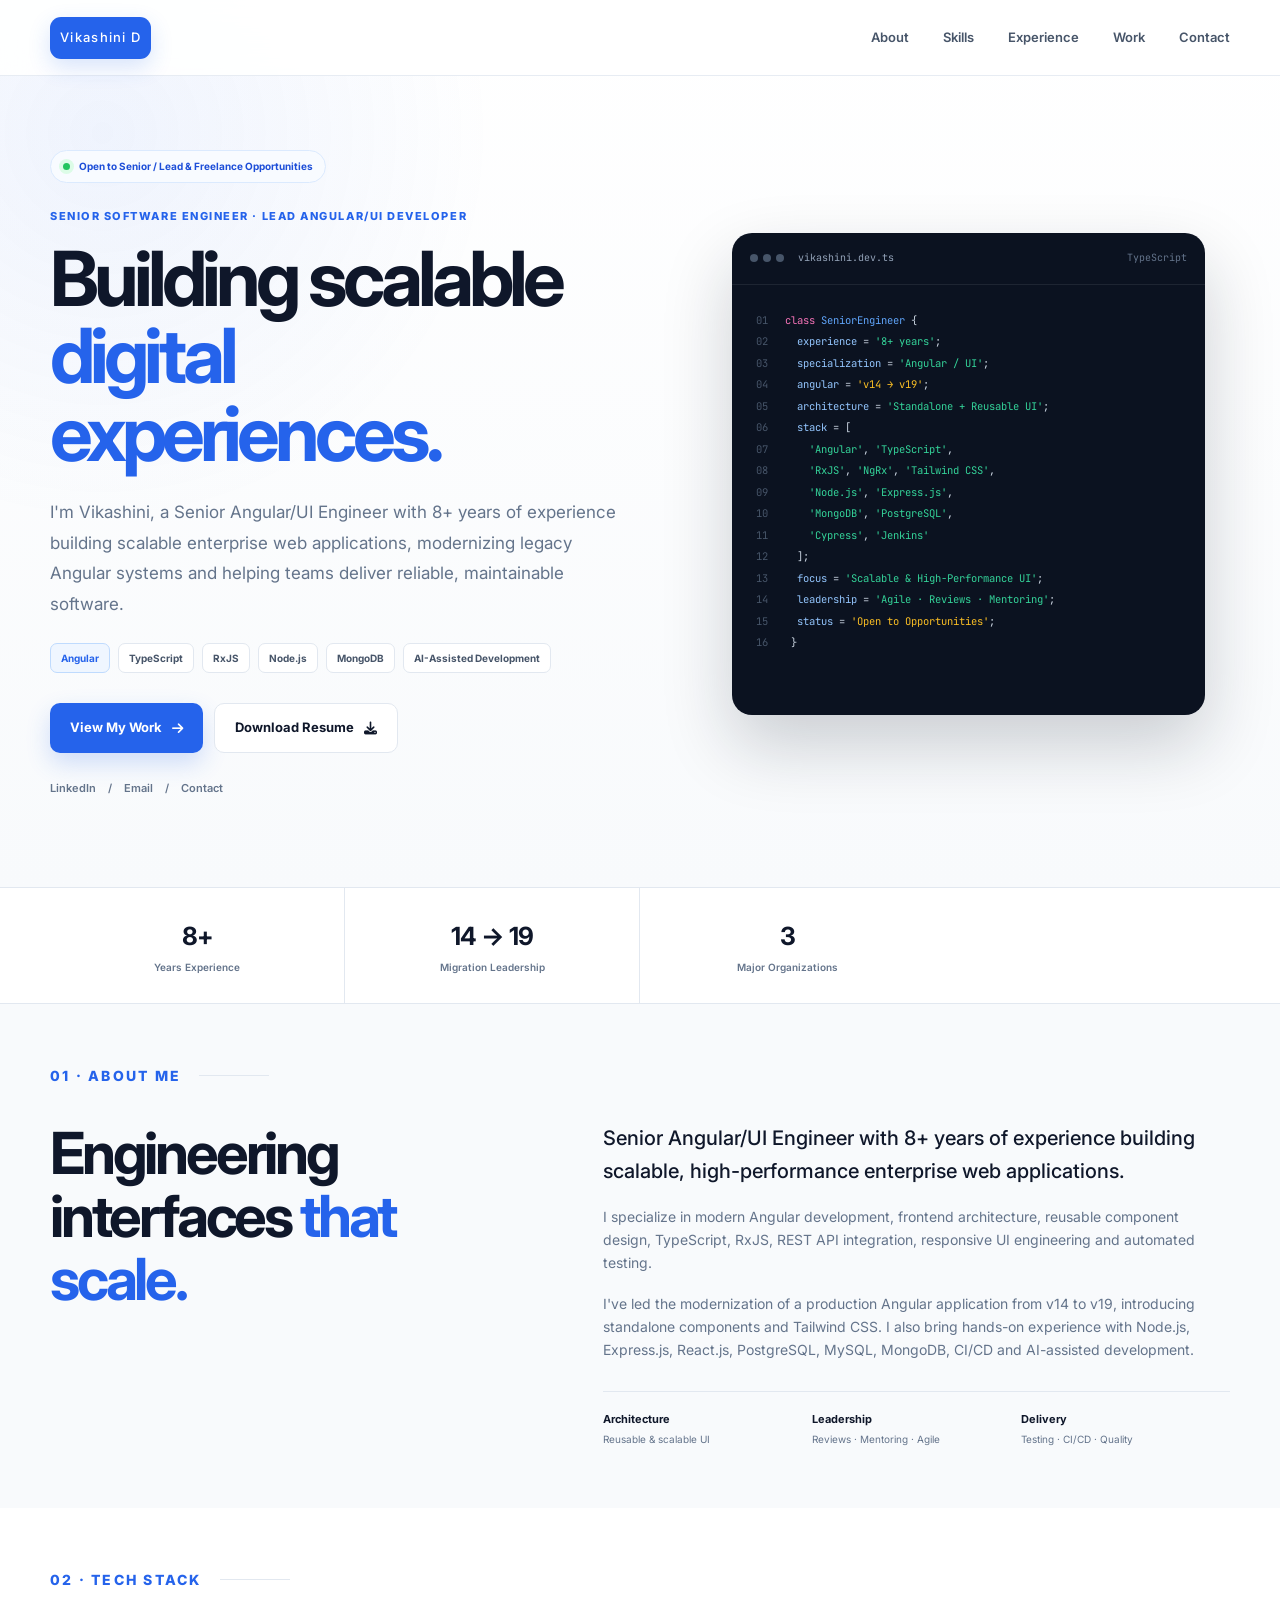
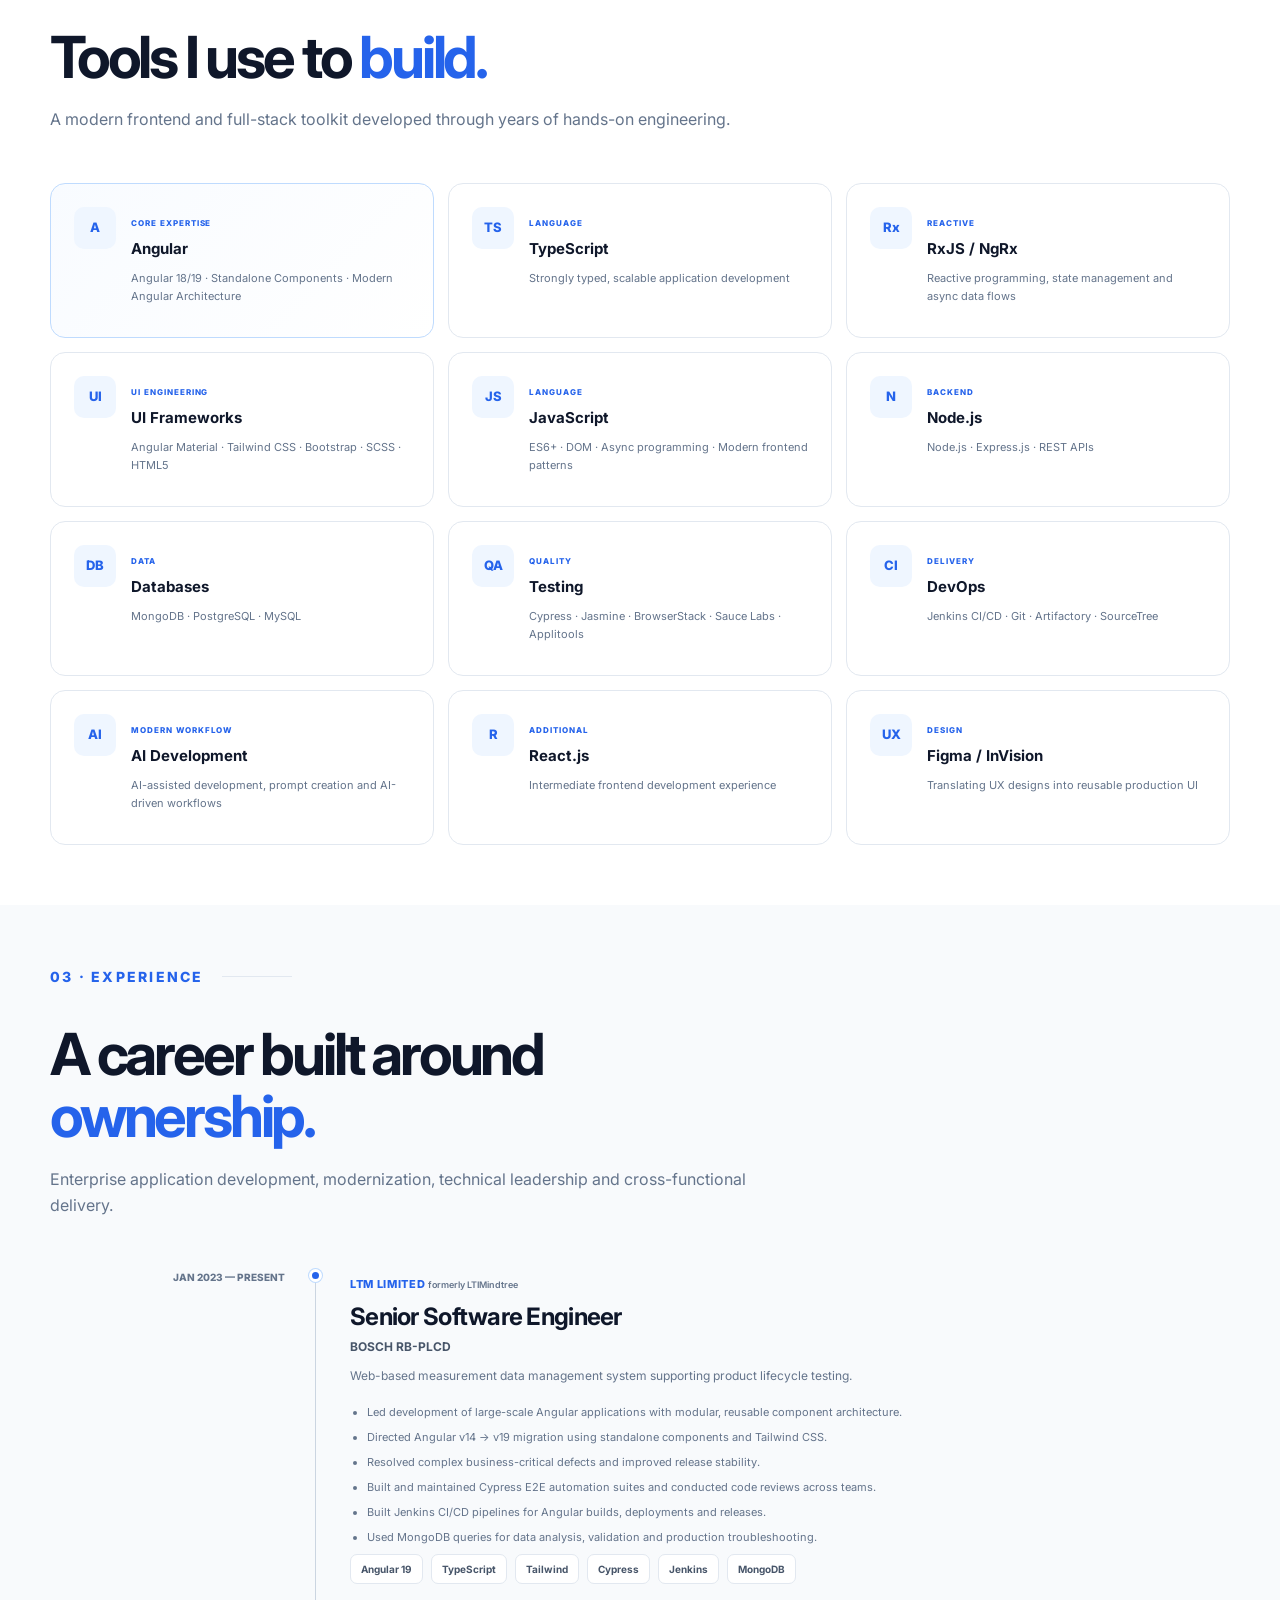
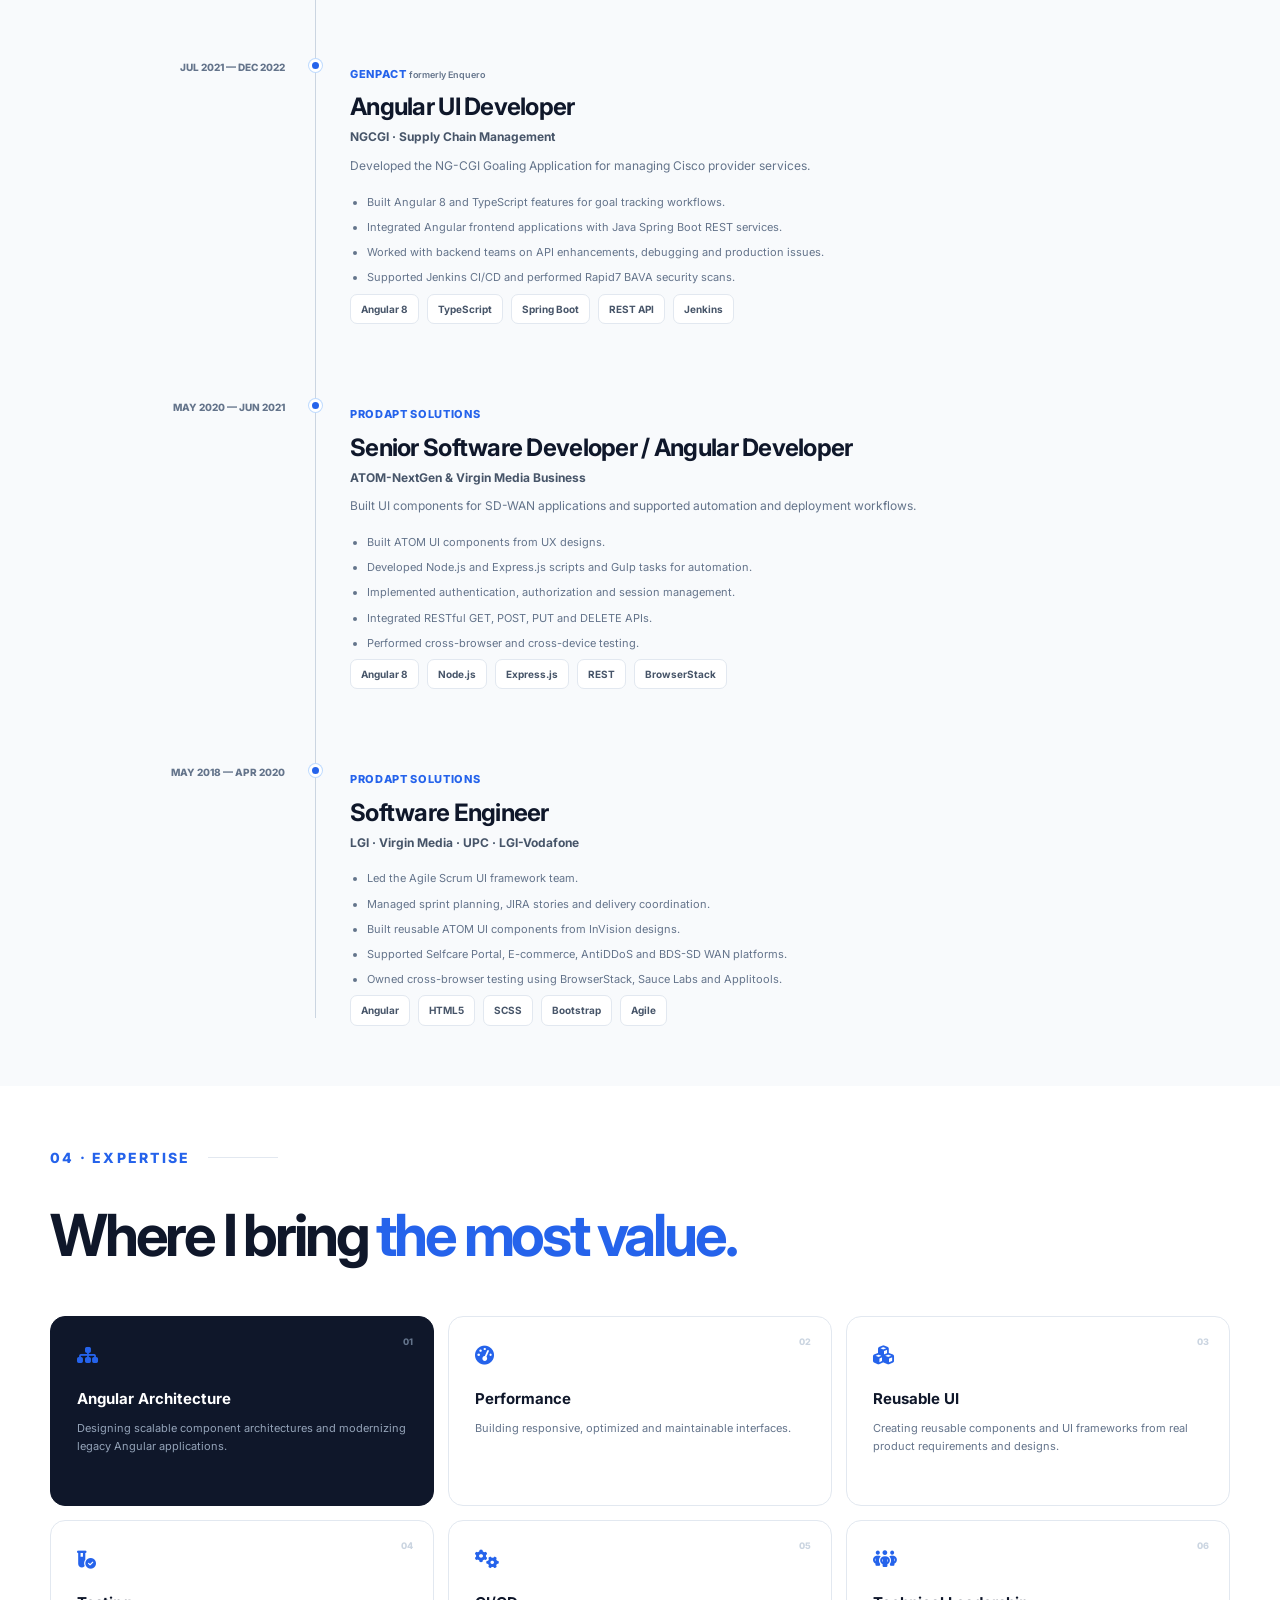
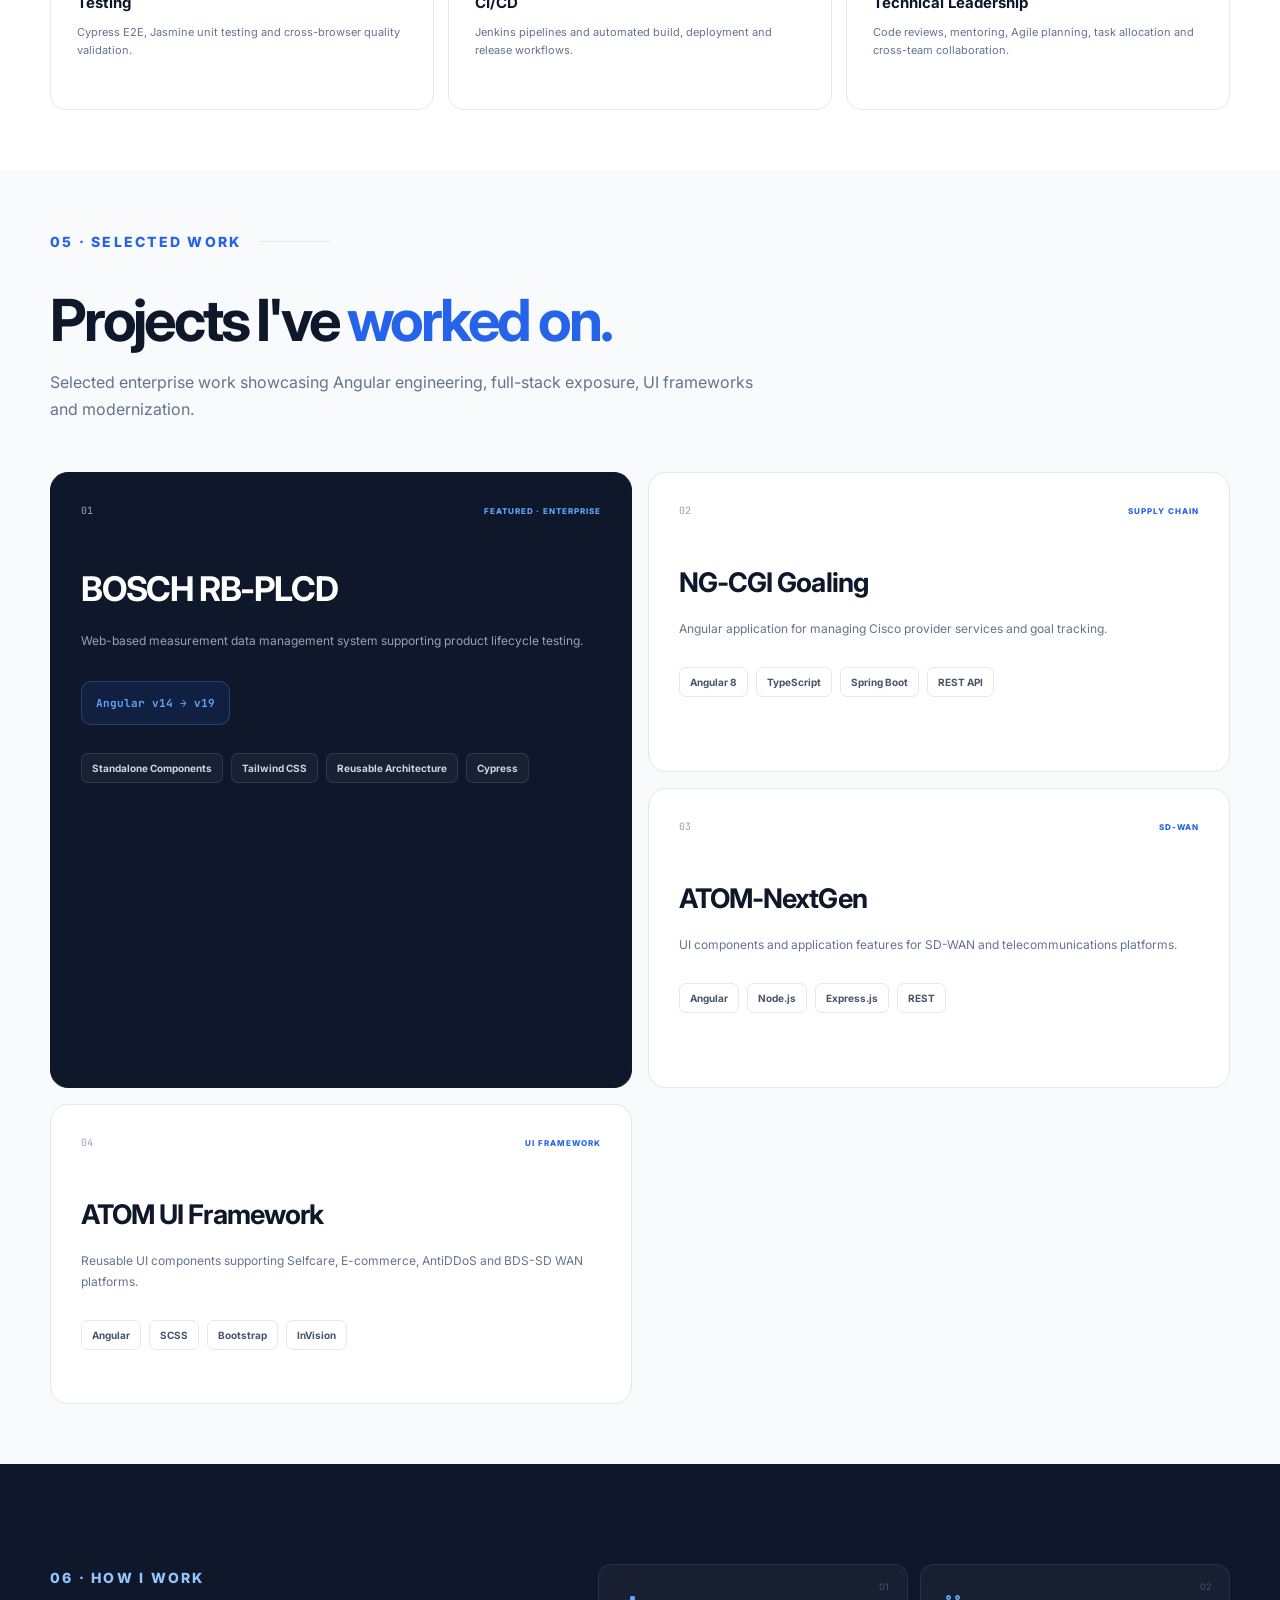
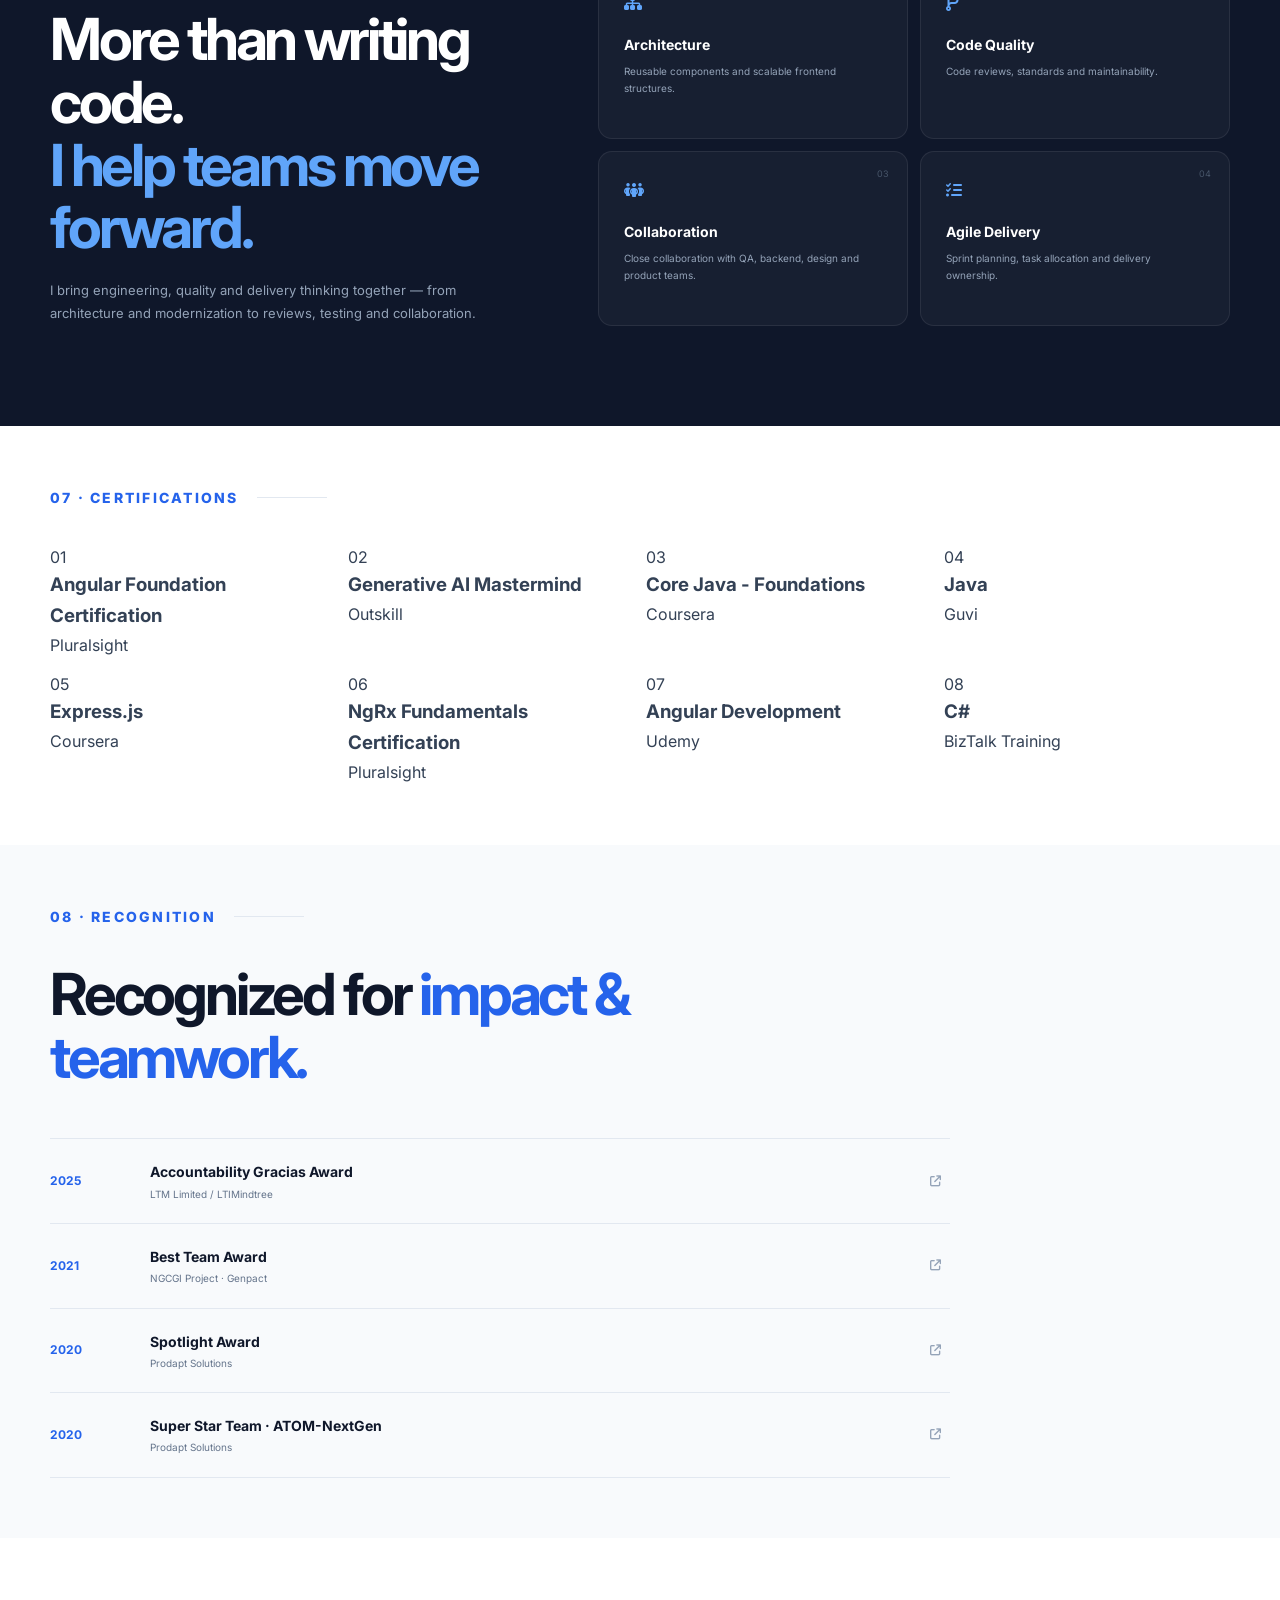
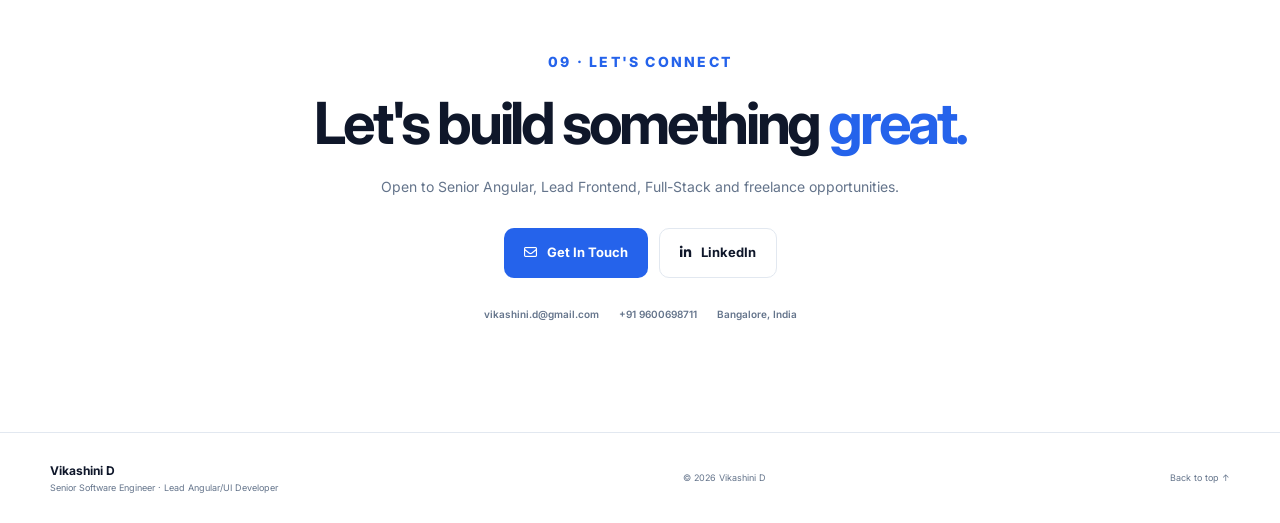
<file: index.html>
<!DOCTYPE html>
<html lang="en">
<head>
  <meta charset="UTF-8" />
  <meta name="viewport" content="width=device-width, initial-scale=1.0" />

  <title>Vikashini D | Senior Angular & MEAN-Stack Developer</title>
  <meta
    name="description"
    content="Vikashini D — Senior Software Engineer and Lead Angular/UI Developer with 8+ years of experience building scalable, high-performance web applications."
  />

  <link rel="preconnect" href="https://fonts.googleapis.com">
  <link rel="preconnect" href="https://fonts.gstatic.com" crossorigin>
  <link
    href="https://fonts.googleapis.com/css2?family=Inter:wght@400;500;600;700;800&family=JetBrains+Mono:wght@400;500&display=swap"
    rel="stylesheet"
  />
  <link
    rel="stylesheet"
    href="https://cdnjs.cloudflare.com/ajax/libs/font-awesome/6.5.2/css/all.min.css"
  />
  <link rel="stylesheet" href="styles.css" />
  <script src="script.js" defer></script>
</head>

<body>

<header class="navbar">
  <div class="container nav-container">
    <a href="#home" class="logo">
      <span>Vikashini D</span>
    </a>

    <nav class="nav-links">
      <a href="#about">About</a>
      <a href="#skills">Skills</a>
      <a href="#experience">Experience</a>
      <a href="#work">Work</a>
      <a href="#contact">Contact</a>
    </nav>

    <button class="menu-toggle" aria-label="Toggle navigation">
      <i class="fa-solid fa-bars"></i>
    </button>
  </div>
</header>

<main>

<!-- HERO -->
<section id="home" class="hero">
  <div class="container hero-container">

    <div class="hero-content">
      <div class="availability">
        <span class="status-dot"></span>
        Open to Senior / Lead & Freelance Opportunities
      </div>

      <p class="eyebrow">SENIOR SOFTWARE ENGINEER · LEAD ANGULAR/UI DEVELOPER</p>

      <h1>
        Building scalable
        <span>digital experiences.</span>
      </h1>

      <p class="hero-description">
        I'm Vikashini, a Senior Angular/UI Engineer with 8+ years of
        experience building scalable enterprise web applications,
        modernizing legacy Angular systems and helping teams deliver
        reliable, maintainable software.
      </p>

      <div class="hero-tags">
        <span>Angular</span>
        <span>TypeScript</span>
        <span>RxJS</span>
        <span>Node.js</span>
        <span>MongoDB</span>
        <span>AI-Assisted Development</span>
      </div>

      <div class="hero-actions">
        <a href="#experience" class="primary-button">
          View My Work <i class="fa-solid fa-arrow-right"></i>
        </a>

       <a href="assets/Vikashini_D_Resume_2026.pdf" class="secondary-button" download="Vikashini_D_Resume_2026.pdf"
            target="_blank" rel="noopener">
          Download Resume <i class="fa-solid fa-download"></i>
        </a>
      </div>

      <div class="social-links">
        <a href="https://www.linkedin.com/in/vikashini-d-30b975126" target="_blank" rel="noopener">LinkedIn</a>
        <span>/</span>
        <a href="mailto:vikashini.d@gmail.com">Email</a>
        <span>/</span>
        <a href="#contact">Contact</a>
      </div>
    </div>

    <div class="hero-visual">
      <!-- <div class="floating-badge badge-top">
        <i class="fa-solid fa-code"></i>
        Angular 6 → 19
      </div> -->

      <div class="code-window">
        <div class="window-header">
          <div class="window-dots">
            <span></span><span></span><span></span>
          </div>
          <span class="window-title">vikashini.dev.ts</span>
          <span class="window-language">TypeScript</span>
        </div>

        <div class="code-content">
          <div><span class="ln">01</span><span class="keyword">class</span> <span class="class-name">SeniorEngineer</span> {</div>
          <div><span class="ln">02</span>&nbsp;&nbsp;<span class="property">experience</span> = <span class="string">'8+ years'</span>;</div>
          <div><span class="ln">03</span>&nbsp;&nbsp;<span class="property">specialization</span> = <span class="string">'Angular / UI'</span>;</div>
          <div><span class="ln">04</span>&nbsp;&nbsp;<span class="property">angular</span> = <span class="highlight">'v14 → v19'</span>;</div>
          <div><span class="ln">05</span>&nbsp;&nbsp;<span class="property">architecture</span> = <span class="string">'Standalone + Reusable UI'</span>;</div>
          <div><span class="ln">06</span>&nbsp;&nbsp;<span class="property">stack</span> = [</div>
          <div><span class="ln">07</span>&nbsp;&nbsp;&nbsp;&nbsp;<span class="string">'Angular'</span>, <span class="string">'TypeScript'</span>,</div>
          <div><span class="ln">08</span>&nbsp;&nbsp;&nbsp;&nbsp;<span class="string">'RxJS'</span>, <span class="string">'NgRx'</span>, <span class="string">'Tailwind CSS'</span>,</div>
          <div><span class="ln">09</span>&nbsp;&nbsp;&nbsp;&nbsp;<span class="string">'Node.js'</span>, <span class="string">'Express.js'</span>,</div>
          <div><span class="ln">10</span>&nbsp;&nbsp;&nbsp;&nbsp;<span class="string">'MongoDB'</span>, <span class="string">'PostgreSQL'</span>,</div>
          <div><span class="ln">11</span>&nbsp;&nbsp;&nbsp;&nbsp;<span class="string">'Cypress'</span>, <span class="string">'Jenkins'</span></div>
          <div><span class="ln">12</span>&nbsp;&nbsp;];</div>
          <div><span class="ln">13</span>&nbsp;&nbsp;<span class="property">focus</span> = <span class="string">'Scalable & High-Performance UI'</span>;</div>
          <div><span class="ln">14</span>&nbsp;&nbsp;<span class="property">leadership</span> = <span class="string">'Agile · Reviews · Mentoring'</span>;</div>
          <div><span class="ln">15</span>&nbsp;&nbsp;<span class="property">status</span> = <span class="highlight">'Open to Opportunities'</span>;</div>
          <div><span class="ln">16</span> }</div>
        </div>
      </div>

  </div>
</section>

<!-- STATS -->
<section class="stats-bar">
  <div class="container stats-grid">
    <div class="stat">
      <strong>8+</strong>
      <span>Years Experience</span>
    </div>
    <div class="stat">
      <strong>14 → 19</strong>
      <span>Migration Leadership</span>
    </div>
    <div class="stat">
      <strong>3</strong>
      <span>Major Organizations</span>
    </div>
  </div>
</section>

<!-- ABOUT -->
<section id="about" class="section about-section">
  <div class="container">
    <div class="section-top">
      <span class="section-label">01 · ABOUT ME</span>
      <span class="section-line"></span>
    </div>

    <div class="about-grid">
      <div>
        <h2>
          Engineering interfaces
          <span>that scale.</span>
        </h2>
      </div>

      <div class="about-content">
        <p class="large-text">
          Senior Angular/UI Engineer with 8+ years of experience building
          scalable, high-performance enterprise web applications.
        </p>

        <p>
          I specialize in modern Angular development, frontend architecture,
          reusable component design, TypeScript, RxJS, REST API integration,
          responsive UI engineering and automated testing.
        </p>

        <p>
          I've led the modernization of a production Angular application
          from v14 to v19, introducing standalone components and Tailwind CSS.
          I also bring hands-on experience with Node.js, Express.js, React.js,
          PostgreSQL, MySQL, MongoDB, CI/CD and AI-assisted development.
        </p>

        <div class="about-highlights">
          <div>
            <strong>Architecture</strong>
            <span>Reusable & scalable UI</span>
          </div>
          <div>
            <strong>Leadership</strong>
            <span>Reviews · Mentoring · Agile</span>
          </div>
          <div>
            <strong>Delivery</strong>
            <span>Testing · CI/CD · Quality</span>
          </div>
        </div>
      </div>
    </div>
  </div>
</section>

<!-- SKILLS -->
<section id="skills" class="section skills-section">
  <div class="container">
    <div class="section-top">
      <span class="section-label">02 · TECH STACK</span>
      <span class="section-line"></span>
    </div>

    <div class="section-heading">
      <h2>Tools I use to <span>build.</span></h2>
      <p>
        A modern frontend and full-stack toolkit developed through years of
        hands-on engineering.
      </p>
    </div>

    <div class="skills-grid">

      <article class="skill-card featured">
        <div class="skill-icon">A</div>
        <div>
          <span class="skill-kicker">CORE EXPERTISE</span>
          <h3>Angular</h3>
          <p>Angular 18/19 · Standalone Components · Modern Angular Architecture</p>
        </div>
      </article>

      <article class="skill-card">
        <div class="skill-icon">TS</div>
        <div>
          <span class="skill-kicker">LANGUAGE</span>
          <h3>TypeScript</h3>
          <p>Strongly typed, scalable application development</p>
        </div>
      </article>

      <article class="skill-card">
        <div class="skill-icon">Rx</div>
        <div>
          <span class="skill-kicker">REACTIVE</span>
          <h3>RxJS / NgRx</h3>
          <p>Reactive programming, state management and async data flows</p>
        </div>
      </article>

      <article class="skill-card">
        <div class="skill-icon">UI</div>
        <div>
          <span class="skill-kicker">UI ENGINEERING</span>
          <h3>UI Frameworks</h3>
          <p>Angular Material · Tailwind CSS · Bootstrap · SCSS · HTML5</p>
        </div>
      </article>

      <article class="skill-card">
        <div class="skill-icon">JS</div>
        <div>
          <span class="skill-kicker">LANGUAGE</span>
          <h3>JavaScript</h3>
          <p>ES6+ · DOM · Async programming · Modern frontend patterns</p>
        </div>
      </article>

      <article class="skill-card">
        <div class="skill-icon">N</div>
        <div>
          <span class="skill-kicker">BACKEND</span>
          <h3>Node.js</h3>
          <p>Node.js · Express.js · REST APIs</p>
        </div>
      </article>

      <article class="skill-card">
        <div class="skill-icon">DB</div>
        <div>
          <span class="skill-kicker">DATA</span>
          <h3>Databases</h3>
          <p>MongoDB · PostgreSQL · MySQL</p>
        </div>
      </article>

      <article class="skill-card">
        <div class="skill-icon">QA</div>
        <div>
          <span class="skill-kicker">QUALITY</span>
          <h3>Testing</h3>
          <p>Cypress · Jasmine · BrowserStack · Sauce Labs · Applitools</p>
        </div>
      </article>

      <article class="skill-card">
        <div class="skill-icon">CI</div>
        <div>
          <span class="skill-kicker">DELIVERY</span>
          <h3>DevOps</h3>
          <p>Jenkins CI/CD · Git · Artifactory · SourceTree</p>
        </div>
      </article>

      <article class="skill-card">
        <div class="skill-icon">AI</div>
        <div>
          <span class="skill-kicker">MODERN WORKFLOW</span>
          <h3>AI Development</h3>
          <p>AI-assisted development, prompt creation and AI-driven workflows</p>
        </div>
      </article>

      <article class="skill-card">
        <div class="skill-icon">R</div>
        <div>
          <span class="skill-kicker">ADDITIONAL</span>
          <h3>React.js</h3>
          <p>Intermediate frontend development experience</p>
        </div>
      </article>

      <article class="skill-card">
        <div class="skill-icon">UX</div>
        <div>
          <span class="skill-kicker">DESIGN</span>
          <h3>Figma / InVision</h3>
          <p>Translating UX designs into reusable production UI</p>
        </div>
      </article>

    </div>
  </div>
</section>

<!-- EXPERIENCE -->
<section id="experience" class="section experience-section">
  <div class="container">
    <div class="section-top">
      <span class="section-label">03 · EXPERIENCE</span>
      <span class="section-line"></span>
    </div>

    <div class="section-heading">
      <h2>A career built around <span>ownership.</span></h2>
      <p>
        Enterprise application development, modernization, technical
        leadership and cross-functional delivery.
      </p>
    </div>

    <div class="timeline">

      <article class="timeline-item">
        <div class="timeline-date">JAN 2023 — PRESENT</div>
        <div class="timeline-marker"></div>

        <div class="timeline-content">
          <span class="company">LTM Limited <small>formerly LTIMindtree</small></span>
          <h3>Senior Software Engineer</h3>
          <p class="project-name">BOSCH RB-PLCD</p>
          <p>
            Web-based measurement data management system supporting
            product lifecycle testing.
          </p>

          <ul>
            <li>Led development of large-scale Angular applications with modular, reusable component architecture.</li>
            <li>Directed Angular v14 → v19 migration using standalone components and Tailwind CSS.</li>
            <li>Resolved complex business-critical defects and improved release stability.</li>
            <li>Built and maintained Cypress E2E automation suites and conducted code reviews across teams.</li>
            <li>Built Jenkins CI/CD pipelines for Angular builds, deployments and releases.</li>
            <li>Used MongoDB queries for data analysis, validation and production troubleshooting.</li>
          </ul>

          <div class="tech-tags">
            <span>Angular 19</span>
            <span>TypeScript</span>
            <span>Tailwind</span>
            <span>Cypress</span>
            <span>Jenkins</span>
            <span>MongoDB</span>
          </div>
        </div>
      </article>

      <article class="timeline-item">
        <div class="timeline-date">JUL 2021 — DEC 2022</div>
        <div class="timeline-marker"></div>

        <div class="timeline-content">
          <span class="company">Genpact <small>formerly Enquero</small></span>
          <h3>Angular UI Developer</h3>
          <p class="project-name">NGCGI · Supply Chain Management</p>
          <p>
            Developed the NG-CGI Goaling Application for managing
            Cisco provider services.
          </p>

          <ul>
            <li>Built Angular 8 and TypeScript features for goal tracking workflows.</li>
            <li>Integrated Angular frontend applications with Java Spring Boot REST services.</li>
            <li>Worked with backend teams on API enhancements, debugging and production issues.</li>
            <li>Supported Jenkins CI/CD and performed Rapid7 BAVA security scans.</li>
          </ul>

          <div class="tech-tags">
            <span>Angular 8</span>
            <span>TypeScript</span>
            <span>Spring Boot</span>
            <span>REST API</span>
            <span>Jenkins</span>
          </div>
        </div>
      </article>

      <article class="timeline-item">
        <div class="timeline-date">MAY 2020 — JUN 2021</div>
        <div class="timeline-marker"></div>

        <div class="timeline-content">
          <span class="company">Prodapt Solutions</span>
          <h3>Senior Software Developer / Angular Developer</h3>
          <p class="project-name">ATOM-NextGen & Virgin Media Business</p>
          <p>
            Built UI components for SD-WAN applications and supported
            automation and deployment workflows.
          </p>

          <ul>
            <li>Built ATOM UI components from UX designs.</li>
            <li>Developed Node.js and Express.js scripts and Gulp tasks for automation.</li>
            <li>Implemented authentication, authorization and session management.</li>
            <li>Integrated RESTful GET, POST, PUT and DELETE APIs.</li>
            <li>Performed cross-browser and cross-device testing.</li>
          </ul>

          <div class="tech-tags">
            <span>Angular 8</span>
            <span>Node.js</span>
            <span>Express.js</span>
            <span>REST</span>
            <span>BrowserStack</span>
          </div>
        </div>
      </article>

      <article class="timeline-item">
        <div class="timeline-date">MAY 2018 — APR 2020</div>
        <div class="timeline-marker"></div>

        <div class="timeline-content">
          <span class="company">Prodapt Solutions</span>
          <h3>Software Engineer</h3>
          <p class="project-name">LGI · Virgin Media · UPC · LGI-Vodafone</p>

          <ul>
            <li>Led the Agile Scrum UI framework team.</li>
            <li>Managed sprint planning, JIRA stories and delivery coordination.</li>
            <li>Built reusable ATOM UI components from InVision designs.</li>
            <li>Supported Selfcare Portal, E-commerce, AntiDDoS and BDS-SD WAN platforms.</li>
            <li>Owned cross-browser testing using BrowserStack, Sauce Labs and Applitools.</li>
          </ul>

          <div class="tech-tags">
            <span>Angular</span>
            <span>HTML5</span>
            <span>SCSS</span>
            <span>Bootstrap</span>
            <span>Agile</span>
          </div>
        </div>
      </article>

    </div>
  </div>
</section>

<!-- EXPERTISE -->
<section class="section expertise-section">
  <div class="container">
    <div class="section-top">
      <span class="section-label">04 · EXPERTISE</span>
      <span class="section-line"></span>
    </div>

    <div class="section-heading">
      <h2>Where I bring <span>the most value.</span></h2>
    </div>

    <div class="expertise-grid">
      <article class="expertise-card featured">
        <span>01</span>
        <i class="fa-solid fa-sitemap"></i>
        <h3>Angular Architecture</h3>
        <p>Designing scalable component architectures and modernizing legacy Angular applications.</p>
      </article>

      <article class="expertise-card">
        <span>02</span>
        <i class="fa-solid fa-gauge-high"></i>
        <h3>Performance</h3>
        <p>Building responsive, optimized and maintainable interfaces.</p>
      </article>

      <article class="expertise-card">
        <span>03</span>
        <i class="fa-solid fa-cubes"></i>
        <h3>Reusable UI</h3>
        <p>Creating reusable components and UI frameworks from real product requirements and designs.</p>
      </article>

      <article class="expertise-card">
        <span>04</span>
        <i class="fa-solid fa-vial-circle-check"></i>
        <h3>Testing</h3>
        <p>Cypress E2E, Jasmine unit testing and cross-browser quality validation.</p>
      </article>

      <article class="expertise-card">
        <span>05</span>
        <i class="fa-solid fa-gears"></i>
        <h3>CI/CD</h3>
        <p>Jenkins pipelines and automated build, deployment and release workflows.</p>
      </article>

      <article class="expertise-card">
        <span>06</span>
        <i class="fa-solid fa-people-group"></i>
        <h3>Technical Leadership</h3>
        <p>Code reviews, mentoring, Agile planning, task allocation and cross-team collaboration.</p>
      </article>
    </div>
  </div>
</section>

<!-- WORK -->
<section id="work" class="section work-section">
  <div class="container">
    <div class="section-top">
      <span class="section-label">05 · SELECTED WORK</span>
      <span class="section-line"></span>
    </div>

    <div class="section-heading">
      <h2>Projects I've <span>worked on.</span></h2>
      <p>
        Selected enterprise work showcasing Angular engineering,
        full-stack exposure, UI frameworks and modernization.
      </p>
    </div>

    <div class="project-grid">

      <article class="project-card project-featured">
        <div class="project-top">
          <span>01</span>
          <small>FEATURED · ENTERPRISE</small>
        </div>
        <h3>BOSCH RB-PLCD</h3>
        <p>
          Web-based measurement data management system supporting
          product lifecycle testing.
        </p>

        <div class="project-highlight">
          Angular v14 → v19
        </div>

        <div class="project-points">
          <span>Standalone Components</span>
          <span>Tailwind CSS</span>
          <span>Reusable Architecture</span>
          <span>Cypress</span>
        </div>
      </article>

      <article class="project-card">
        <div class="project-top">
          <span>02</span>
          <small>SUPPLY CHAIN</small>
        </div>
        <h3>NG-CGI Goaling</h3>
        <p>
          Angular application for managing Cisco provider services
          and goal tracking.
        </p>
        <div class="tech-tags">
          <span>Angular 8</span>
          <span>TypeScript</span>
          <span>Spring Boot</span>
          <span>REST API</span>
        </div>
      </article>

      <article class="project-card">
        <div class="project-top">
          <span>03</span>
          <small>SD-WAN</small>
        </div>
        <h3>ATOM-NextGen</h3>
        <p>
          UI components and application features for SD-WAN and
          telecommunications platforms.
        </p>
        <div class="tech-tags">
          <span>Angular</span>
          <span>Node.js</span>
          <span>Express.js</span>
          <span>REST</span>
        </div>
      </article>

      <article class="project-card">
        <div class="project-top">
          <span>04</span>
          <small>UI FRAMEWORK</small>
        </div>
        <h3>ATOM UI Framework</h3>
        <p>
          Reusable UI components supporting Selfcare, E-commerce,
          AntiDDoS and BDS-SD WAN platforms.
        </p>
        <div class="tech-tags">
          <span>Angular</span>
          <span>SCSS</span>
          <span>Bootstrap</span>
          <span>InVision</span>
        </div>
      </article>

    </div>
  </div>
</section>

<!-- FREELANCE / LEADERSHIP -->
<section class="leadership-section">
  <div class="container leadership-grid-main">
    <div class="leadership-intro">
      <span class="section-label light">06 · HOW I WORK</span>
      <h2>
        More than writing code.
        <span>I help teams move forward.</span>
      </h2>
      <p>
        I bring engineering, quality and delivery thinking together —
        from architecture and modernization to reviews, testing and
        collaboration.
      </p>
    </div>

    <div class="leadership-cards">
      <article>
        <span>01</span>
        <i class="fa-solid fa-sitemap"></i>
        <h3>Architecture</h3>
        <p>Reusable components and scalable frontend structures.</p>
      </article>

      <article>
        <span>02</span>
        <i class="fa-solid fa-code-branch"></i>
        <h3>Code Quality</h3>
        <p>Code reviews, standards and maintainability.</p>
      </article>

      <article>
        <span>03</span>
        <i class="fa-solid fa-people-group"></i>
        <h3>Collaboration</h3>
        <p>Close collaboration with QA, backend, design and product teams.</p>
      </article>

      <article>
        <span>04</span>
        <i class="fa-solid fa-list-check"></i>
        <h3>Agile Delivery</h3>
        <p>Sprint planning, task allocation and delivery ownership.</p>
      </article>
    </div>
  </div>
</section>

<!-- CERTIFICATIONS -->
<section class="section certification-section">
  <div class="container">
    <div class="section-top">
      <span class="section-label">07 · CERTIFICATIONS</span>
      <span class="section-line"></span>
    </div>

    <div class="cert-grid">
      <article><span>01</span><h3>Angular Foundation Certification</h3><p>Pluralsight</p></article>
      <article><span>02</span><h3>Generative AI Mastermind</h3><p>Outskill</p></article>
      <article><span>03</span><h3>Core Java - Foundations</h3><p>Coursera</p></article>
      <article><span>04</span><h3>Java</h3><p>Guvi</p></article>
      <article><span>05</span><h3>Express.js</h3><p>Coursera</p></article>
      <article><span>06</span><h3>NgRx Fundamentals Certification</h3><p>Pluralsight</p></article>
      <article><span>07</span><h3>Angular Development</h3><p>Udemy</p></article>
      <article><span>08</span><h3>C#</h3><p>BizTalk Training</p></article>
    </div>
  </div>
</section>

<!-- RECOGNITION -->
<section class="section recognition-section">
  <div class="container">
    <div class="section-top">
      <span class="section-label">08 · RECOGNITION</span>
      <span class="section-line"></span>
    </div>

    <div class="section-heading">
      <h2>Recognized for <span>impact & teamwork.</span></h2>
    </div>

    <div class="awards-list">
      <article>
        <strong>2025</strong>
        <div>
          <h3>Accountability Gracias Award</h3>
          <p>LTM Limited / LTIMindtree</p>
        </div>
        <i class="fa-solid fa-arrow-up-right-from-square"></i>
      </article>

      <article>
        <strong>2021</strong>
        <div>
          <h3>Best Team Award</h3>
          <p>NGCGI Project · Genpact</p>
        </div>
        <i class="fa-solid fa-arrow-up-right-from-square"></i>
      </article>

      <article>
        <strong>2020</strong>
        <div>
          <h3>Spotlight Award</h3>
          <p>Prodapt Solutions</p>
        </div>
        <i class="fa-solid fa-arrow-up-right-from-square"></i>
      </article>

      <article>
        <strong>2020</strong>
        <div>
          <h3>Super Star Team · ATOM-NextGen</h3>
          <p>Prodapt Solutions</p>
        </div>
        <i class="fa-solid fa-arrow-up-right-from-square"></i>
      </article>
    </div>
  </div>
</section>

<!-- CONTACT -->
<section id="contact" class="contact-section">
  <div class="container contact-container">
    <span class="section-label">09 · LET'S CONNECT</span>

    <h2>
      Let's build something
      <span>great.</span>
    </h2>

    <p>
      Open to Senior Angular, Lead Frontend, Full-Stack and freelance
      opportunities.
    </p>

    <div class="contact-actions">
      <a href="mailto:vikashini.d@gmail.com" class="contact-button">
        <i class="fa-regular fa-envelope"></i>
        Get In Touch
      </a>

      <a
        href="https://www.linkedin.com/in/vikashini-d-30b975126"
        target="_blank"
        rel="noopener"
        class="contact-button secondary"
      >
        <i class="fa-brands fa-linkedin-in"></i>
        LinkedIn
      </a>
    </div>

    <div class="contact-details">
      <span>vikashini.d@gmail.com</span>
      <span>+91 9600698711</span>
      <span>Bangalore, India</span>
    </div>
  </div>
</section>

</main>

<footer>
  <div class="container footer-container">
    <div>
      <strong>Vikashini D</strong>
      <span>Senior Software Engineer · Lead Angular/UI Developer</span>
    </div>
    <span>© 2026 Vikashini D</span>
    <a href="#home">Back to top ↑</a>
  </div>
</footer>

<!-- Back to Top Button -->
<!-- <button id="backToTop" class="back-to-top" aria-label="Back to top">
  <i class="fa-solid fa-arrow-up"></i>
</button> -->

  <script src="script.js"></script>
</body>
</html>
</file>
<file: styles.css>
/* =========================================================
   VIKASHINI D — LIGHT PORTFOLIO
   Premium editorial / developer aesthetic
========================================================= */

:root {
  --blue: #2563eb;
  --blue-dark: #1d4ed8;
  --blue-soft: #eff6ff;
  --navy: #0f172a;
  --text: #334155;
  --muted: #64748b;
  --line: #e2e8f0;
  --bg: #f8fafc;
  --white: #ffffff;
  --code: #0b1220;
  --green: #22c55e;

  --container: 1180px;
  --radius: 18px;
  --shadow: 0 18px 50px rgba(15, 23, 42, .08);
}

* {
  margin: 0;
  padding: 0;
  box-sizing: border-box;
}

html {
  scroll-behavior: smooth;
}

body {
  font-family: "Inter", sans-serif;
  color: var(--text);
  background: var(--white);
  line-height: 1.65;
  overflow-x: hidden;
}

a {
  color: inherit;
  text-decoration: none;
}

button {
  font: inherit;
}

.container {
  width: min(var(--container), calc(100% - 48px));
  margin-inline: auto;
}

.section {
  padding: 60px 0;
}

.section-top {
  display: flex;
  align-items: center;
  gap: 18px;
  margin-bottom: 35px;
}

.section-label {
  color: var(--blue);
  font-size: 14px;
  font-weight: 800;
  letter-spacing: .16em;
  white-space: nowrap;
}

.section-label.light {
  color: #93c5fd;
}

.section-line {
  height: 1px;
  width: 70px;
  background: var(--line);
}

.section-heading {
  max-width: 720px;
  margin-bottom: 50px;
}

.section-heading h2,
.about-grid h2,
.leadership-intro h2,
.contact-container h2 {
  color: var(--navy);
  font-size: clamp(38px, 5vw, 58px);
  line-height: 1.08;
  letter-spacing: -.055em;
}

.section-heading h2 span,
.about-grid h2 span,
.contact-container h2 span {
  color: var(--blue);
}

.section-heading p {
  margin-top: 18px;
  color: var(--muted);
  font-size: 16px;
}

/* NAVBAR */

.navbar {
  position: fixed;
  inset: 0 0 auto;
  z-index: 1000;
  height: 76px;
  background: rgba(255,255,255,.9);
  border-bottom: 1px solid rgba(226,232,240,.8);
  backdrop-filter: blur(16px);
}

.nav-container {
  height: 100%;
  display: flex;
  align-items: center;
  justify-content: space-between;
}

.logo {
  /* width: 42px; */
  height: 42px;
  padding: 10px;
  display: grid;
  place-items: center;
  border-radius: 11px;
  color: white;
  background: var(--blue);
  font-size: 13px;
  font-weight: 500;
  letter-spacing: .1em;
  box-shadow: 0 8px 22px rgba(37,99,235,.18);
}

.nav-links {
  display: flex;
  align-items: center;
  gap: 34px;
}

.nav-links a {
  position: relative;
  color: #475569;
  font-size: 13px;
  font-weight: 600;
}

.nav-links a:hover {
  color: var(--blue);
}

.nav-links a::after {
  content: "";
  position: absolute;
  left: 0;
  bottom: -9px;
  width: 0;
  height: 2px;
  background: var(--blue);
  transition: width .2s ease;
}

.nav-links a:hover::after {
  width: 100%;
}

.menu-toggle {
  display: none;
  border: 0;
  background: transparent;
  color: var(--navy);
  font-size: 20px;
}

/* HERO */

.hero {
  min-height: 760px;
  padding: 150px 0 90px;
  display: flex;
  align-items: center;
  background:
    radial-gradient(circle at 8% 15%, rgba(37,99,235,.07), transparent 28%),
    linear-gradient(180deg, #fff 0%, #f8fafc 100%);
}

.hero-container {
  display: grid;
  grid-template-columns: 1fr .9fr;
  gap: 75px;
  align-items: center;
}

.availability {
  display: inline-flex;
  align-items: center;
  gap: 9px;
  padding: 7px 12px;
  border: 1px solid #dbeafe;
  border-radius: 999px;
  background: #f8fbff;
  color: #1d4ed8;
  font-size: 10px;
  font-weight: 700;
}

.status-dot {
  width: 7px;
  height: 7px;
  border-radius: 50%;
  background: var(--green);
  box-shadow: 0 0 0 4px #dcfce7;
}

.eyebrow {
  margin-top: 24px;
  color: var(--blue);
  font-size: 11px;
  font-weight: 800;
  letter-spacing: .14em;
}

.hero h1 {
  max-width: 700px;
  margin-top: 15px;
  color: var(--navy);
  font-size: clamp(50px, 6vw, 76px);
  line-height: 1.02;
  letter-spacing: -.065em;
}

.hero h1 span {
  display: block;
  color: var(--blue);
}

.hero-description {
  max-width: 650px;
  margin-top: 25px;
  color: var(--muted);
  font-size: 17px;
  line-height: 1.8;
}

.hero-tags,
.tech-tags,
.project-points {
  display: flex;
  flex-wrap: wrap;
  gap: 8px;
}

.hero-tags {
  margin-top: 23px;
}

.hero-tags span,
.tech-tags span,
.project-points span {
  padding: 6px 10px;
  border: 1px solid var(--line);
  border-radius: 7px;
  background: white;
  color: #475569;
  font-size: 10px;
  font-weight: 700;
}

.hero-tags span:first-child {
  color: var(--blue);
  border-color: #bfdbfe;
  background: var(--blue-soft);
}

.hero-actions {
  display: flex;
  flex-wrap: wrap;
  gap: 11px;
  margin-top: 30px;
}

.primary-button,
.secondary-button,
.contact-button {
  min-height: 50px;
  padding: 0 20px;
  display: inline-flex;
  align-items: center;
  justify-content: center;
  gap: 10px;
  border-radius: 10px;
  font-size: 13px;
  font-weight: 700;
  transition: .2s ease;
}

.primary-button {
  color: white;
  background: var(--blue);
  box-shadow: 0 10px 25px rgba(37,99,235,.2);
}

.primary-button:hover {
  background: var(--blue-dark);
  transform: translateY(-2px);
}

.secondary-button {
  color: var(--navy);
  border: 1px solid var(--line);
  background: white;
}

.secondary-button:hover {
  color: var(--blue);
  border-color: #bfdbfe;
  transform: translateY(-2px);
}

.social-links {
  display: flex;
  align-items: center;
  gap: 12px;
  margin-top: 26px;
  color: var(--muted);
  font-size: 11px;
  font-weight: 600;
}

.social-links a:hover {
  color: var(--blue);
}

/* CODE WINDOW */

.hero-visual {
  position: relative;
  padding: 25px;
}

.code-window {
  position: relative;
  overflow: hidden;
  border-radius: 20px;
  background: var(--code);
  box-shadow: 0 30px 70px rgba(15,23,42,.2);
}

.window-header {
  height: 52px;
  display: flex;
  align-items: center;
  padding: 0 18px;
  border-bottom: 1px solid rgba(255,255,255,.08);
  color: #94a3b8;
  font-family: "JetBrains Mono", monospace;
  font-size: 10px;
}

.window-dots {
  display: flex;
  gap: 5px;
  margin-right: 14px;
}

.window-dots span {
  width: 8px;
  height: 8px;
  border-radius: 50%;
  background: #475569;
}

.window-language {
  margin-left: auto;
  color: #64748b;
}

.code-content {
  min-height: 430px;
  padding: 25px 24px 30px;
  color: #cbd5e1;
  font-family: "JetBrains Mono", monospace;
  font-size: 10.5px;
  line-height: 2.05;
}

.code-content > div {
  white-space: nowrap;
}

.ln {
  display: inline-block;
  width: 29px;
  color: #475569;
  user-select: none;
}

.keyword { color: #f472b6; }
.class-name { color: #60a5fa; }
.property { color: #93c5fd; }
.string { color: #34d399; }
.highlight { color: #fbbf24; }

/* STATS */

.stats-bar {
  border-top: 1px solid var(--line);
  border-bottom: 1px solid var(--line);
  background: white;
}

.stats-grid {
  display: grid;
  grid-template-columns: repeat(4, 1fr);
}

.stat {
  min-height: 115px;
  display: flex;
  flex-direction: column;
  align-items: center;
  justify-content: center;
  border-right: 1px solid var(--line);
  text-align: center;
}

.stat:last-child {
  border-right: 0;
}

.stat strong {
  color: var(--navy);
  font-size: 25px;
  letter-spacing: -.04em;
}

.stat span {
  margin-top: 2px;
  color: var(--muted);
  font-size: 10px;
  font-weight: 600;
}

/* ABOUT */

.about-section {
  background: var(--bg);
}

.about-grid {
  display: grid;
  grid-template-columns: .85fr 1.15fr;
  gap: 90px;
}

.about-content {
  max-width: 680px;
}

.about-content p {
  margin-top: 17px;
  color: var(--muted);
  font-size: 14px;
}

.about-content .large-text {
  margin-top: 0;
  color: var(--navy);
  font-size: 20px;
  line-height: 1.65;
  font-weight: 500;
}

.about-highlights {
  display: grid;
  grid-template-columns: repeat(3, 1fr);
  margin-top: 30px;
  border-top: 1px solid var(--line);
}

.about-highlights div {
  padding: 18px 15px 0 0;
}

.about-highlights strong,
.about-highlights span {
  display: block;
}

.about-highlights strong {
  color: var(--navy);
  font-size: 11px;
}

.about-highlights span {
  margin-top: 3px;
  color: var(--muted);
  font-size: 10px;
}

/* SKILLS */

.skills-section {
  background: white;
}

.skills-grid {
  display: grid;
  grid-template-columns: repeat(3, 1fr);
  gap: 14px;
}

.skill-card {
  min-height: 155px;
  padding: 23px;
  display: flex;
  gap: 15px;
  border: 1px solid var(--line);
  border-radius: 15px;
  background: white;
  transition: .25s ease;
}

.skill-card:hover {
  transform: translateY(-4px);
  box-shadow: var(--shadow);
  border-color: #cbd5e1;
}

.skill-card.featured {
  border-color: #bfdbfe;
  background: linear-gradient(135deg, #f8fbff, #fff);
}

.skill-icon {
  width: 42px;
  height: 42px;
  flex: 0 0 42px;
  display: grid;
  place-items: center;
  border-radius: 10px;
  background: var(--blue-soft);
  color: var(--blue);
  font-size: 13px;
  font-weight: 800;
}

.skill-kicker {
  color: var(--blue);
  font-size: 8px;
  font-weight: 800;
  letter-spacing: .12em;
}

.skill-card h3 {
  margin-top: 4px;
  color: var(--navy);
  font-size: 15px;
}

.skill-card p {
  margin-top: 7px;
  color: var(--muted);
  font-size: 11px;
  line-height: 1.65;
}

/* EXPERIENCE */

.experience-section {
  background: var(--bg);
}

.timeline {
  position: relative;
  max-width: 1020px;
  margin: 0 auto;
}

.timeline::before {
  content: "";
  position: absolute;
  left: 185px;
  top: 8px;
  bottom: 8px;
  width: 1px;
  background: #cbd5e1;
}

.timeline-item {
  position: relative;
  display: grid;
  grid-template-columns: 155px 1fr;
  gap: 65px;
  padding-bottom: 75px;
}

.timeline-item:last-child {
  padding-bottom: 0;
}

.timeline-date {
  color: var(--muted);
  font-size: 10px;
  font-weight: 800;
  text-align: right;
}

.timeline-marker {
  position: absolute;
  top: 0;
  left: 179px;
  width: 13px;
  height: 13px;
  border: 3px solid white;
  border-radius: 50%;
  background: var(--blue);
  box-shadow: 0 0 0 1px #bfdbfe;
}

.timeline-content {
  padding-left: 0;
}

.company {
  color: var(--blue);
  font-size: 11px;
  font-weight: 800;
  text-transform: uppercase;
  letter-spacing: .06em;
}

.company small {
  color: var(--muted);
  font-size: 9px;
  font-weight: 600;
  text-transform: none;
  letter-spacing: 0;
}

.timeline-content h3 {
  margin-top: 7px;
  color: var(--navy);
  font-size: 24px;
  line-height: 1.25;
  letter-spacing: -.03em;
}

.project-name {
  margin-top: 5px !important;
  color: #475569 !important;
  font-weight: 700;
  font-size: 12px !important;
}

.timeline-content > p:not(.company):not(.project-name) {
  margin-top: 9px;
  color: var(--muted);
  font-size: 12px;
}

.timeline-content ul {
  margin: 17px 0 0 17px;
}

.timeline-content li {
  margin-bottom: 7px;
  color: var(--muted);
  font-size: 11px;
  line-height: 1.65;
}

/* EXPERTISE */

.expertise-section {
  background: white;
}

.expertise-grid {
  display: grid;
  grid-template-columns: repeat(3, 1fr);
  gap: 14px;
}

.expertise-card {
  position: relative;
  min-height: 190px;
  padding: 26px;
  border: 1px solid var(--line);
  border-radius: 15px;
  background: white;
  transition: .25s ease;
}

.expertise-card:hover {
  transform: translateY(-4px);
  box-shadow: var(--shadow);
}

.expertise-card.featured {
  background: var(--navy);
  border-color: var(--navy);
}

.expertise-card > span {
  position: absolute;
  top: 18px;
  right: 20px;
  color: #cbd5e1;
  font-size: 9px;
  font-weight: 800;
}

.expertise-card.featured > span {
  color: #64748b;
}

.expertise-card i {
  color: var(--blue);
  font-size: 19px;
}

.expertise-card h3 {
  margin-top: 17px;
  color: var(--navy);
  font-size: 15px;
}

.expertise-card p {
  margin-top: 7px;
  color: var(--muted);
  font-size: 11px;
  line-height: 1.65;
}

.expertise-card.featured h3 {
  color: white;
}

.expertise-card.featured p {
  color: #94a3b8;
}

/* WORK */

.work-section {
  background: var(--bg);
}

.project-grid {
  display: grid;
  grid-template-columns: repeat(2, 1fr);
  gap: 16px;
}

.project-card {
  min-height: 300px;
  padding: 30px;
  border: 1px solid var(--line);
  border-radius: 18px;
  background: white;
  transition: .25s ease;
}

.project-card:hover {
  transform: translateY(-4px);
  box-shadow: var(--shadow);
}

.project-featured {
  grid-row: span 2;
  min-height: 616px;
  background: var(--navy);
  border-color: var(--navy);
}

.project-top {
  display: flex;
  align-items: center;
  justify-content: space-between;
}

.project-top > span {
  color: #94a3b8;
  font-family: "JetBrains Mono", monospace;
  font-size: 10px;
}

.project-top small {
  color: var(--blue);
  font-size: 8px;
  font-weight: 800;
  letter-spacing: .12em;
}

.project-featured .project-top small {
  color: #60a5fa;
}

.project-card h3 {
  margin-top: 42px;
  color: var(--navy);
  font-size: 27px;
  letter-spacing: -.035em;
}

.project-featured h3 {
  color: white;
  font-size: 34px;
}

.project-card > p {
  margin-top: 12px;
  color: var(--muted);
  font-size: 12px;
  line-height: 1.75;
}

.project-featured > p {
  color: #94a3b8;
}

.project-highlight {
  display: inline-block;
  margin-top: 30px;
  padding: 12px 14px;
  border: 1px solid rgba(96,165,250,.25);
  border-radius: 10px;
  background: rgba(37,99,235,.12);
  color: #60a5fa;
  font-family: "JetBrains Mono", monospace;
  font-size: 11px;
  font-weight: 700;
}

.project-points {
  margin-top: 28px;
}

.project-points span {
  color: #cbd5e1;
  border-color: rgba(255,255,255,.1);
  background: rgba(255,255,255,.04);
}

.project-card .tech-tags {
  margin-top: 28px;
}

/* LEADERSHIP */

.leadership-section {
  padding: 100px 0;
  background: var(--navy);
}

.leadership-grid-main {
  display: grid;
  grid-template-columns: .85fr 1.15fr;
  gap: 80px;
  align-items: center;
}

.leadership-intro h2 {
  margin-top: 18px;
  color: white;
}

.leadership-intro h2 span {
  display: block;
  color: #60a5fa;
}

.leadership-intro > p {
  margin-top: 20px;
  color: #94a3b8;
  font-size: 13px;
  line-height: 1.8;
}

.leadership-cards {
  display: grid;
  grid-template-columns: repeat(2, 1fr);
  gap: 12px;
}

.leadership-cards article {
  position: relative;
  min-height: 175px;
  padding: 25px;
  border: 1px solid rgba(255,255,255,.08);
  border-radius: 14px;
  background: rgba(255,255,255,.035);
}

.leadership-cards article > span {
  position: absolute;
  right: 18px;
  top: 15px;
  color: #475569;
  font-size: 9px;
}

.leadership-cards i {
  color: #60a5fa;
}

.leadership-cards h3 {
  margin-top: 17px;
  color: white;
  font-size: 14px;
}

.leadership-cards p {
  margin-top: 7px;
  color: #94a3b8;
  font-size: 10px;
  line-height: 1.65;
}

/* CERTIFICATIONS */

.certification-section {
  background: white;
}

.cert-grid {
  display: grid;
  grid-template-columns: repeat(4, 1fr);
  gap: 12px;
}

.cert-card {
  min-height: 145px;
  padding: 22px;
  border: 1px solid var(--line);
  border-radius: 14px;
  background: white;
}

.cert-card span {
  color: #94a3b8;
  font-family: "JetBrains Mono", monospace;
  font-size: 9px;
}

.cert-card h3 {
  margin-top: 27px;
  color: var(--navy);
  font-size: 12px;
  line-height: 1.5;
}

.cert-card p {
  margin-top: 4px;
  color: var(--muted);
  font-size: 10px;
}

/* RECOGNITION */

.recognition-section {
  background: var(--bg);
}

.awards-list {
  max-width: 900px;
}

.awards-list article {
  display: grid;
  grid-template-columns: 80px 1fr 20px;
  align-items: center;
  gap: 20px;
  padding: 21px 0;
  border-bottom: 1px solid var(--line);
}

.awards-list article:first-child {
  border-top: 1px solid var(--line);
}

.awards-list > article > strong {
  color: var(--blue);
  font-size: 12px;
}

.awards-list h3 {
  color: var(--navy);
  font-size: 14px;
}

.awards-list p {
  margin-top: 2px;
  color: var(--muted);
  font-size: 10px;
}

.awards-list i {
  color: #94a3b8;
  font-size: 11px;
}

/* CONTACT */

.contact-section {
  padding: 110px 0;
  background: white;
}

.contact-container {
  text-align: center;
}

.contact-container .section-label {
  display: inline-block;
}

.contact-container h2 {
  max-width: 800px;
  margin: 18px auto 0;
}

.contact-container > p {
  max-width: 600px;
  margin: 20px auto 0;
  color: var(--muted);
  font-size: 14px;
}

.contact-actions {
  display: flex;
  justify-content: center;
  gap: 11px;
  margin-top: 30px;
}

.contact-button {
  color: white;
  background: var(--blue);
}

.contact-button:hover {
  background: var(--blue-dark);
  transform: translateY(-2px);
}

.contact-button.secondary {
  color: var(--navy);
  border: 1px solid var(--line);
  background: white;
}

.contact-details {
  display: flex;
  justify-content: center;
  flex-wrap: wrap;
  gap: 20px;
  margin-top: 28px;
  color: var(--muted);
  font-size: 10px;
  font-weight: 600;
}

/* BACK TO TOP BUTTON */

/* .back-to-top {
  position: fixed;
  right: 25px;
  bottom: 25px;
  z-index: 999;

  width: 46px;
  height: 46px;

  display: flex;
  align-items: center;
  justify-content: center;

  border: 1px solid #bfdbfe;
  border-radius: 50%;

  background: white;
  color: var(--blue);

  font-size: 15px;
  cursor: pointer;

  box-shadow: 0 10px 30px rgba(15, 23, 42, 0.12);

  opacity: 0;
  visibility: hidden;
  transform: translateY(10px);

  transition:
    opacity 0.25s ease,
    visibility 0.25s ease,
    transform 0.25s ease,
    background 0.2s ease,
    color 0.2s ease;
}

.back-to-top.show {
  opacity: 1;
  visibility: visible;
  transform: translateY(0);
}

.back-to-top:hover {
  background: var(--blue);
  color: white;
  border-color: var(--blue);
  transform: translateY(-3px);
}

.back-to-top:active {
  transform: translateY(0);
} */

/* FOOTER */

footer {
  border-top: 1px solid var(--line);
  background: white;
}

.footer-container {
  min-height: 90px;
  display: flex;
  align-items: center;
  justify-content: space-between;
  gap: 20px;
}

.footer-container div {
  display: flex;
  flex-direction: column;
}

.footer-container strong {
  color: var(--navy);
  font-size: 12px;
}

.footer-container div span,
.footer-container > span,
.footer-container > a {
  color: var(--muted);
  font-size: 9px;
}

.footer-container > a:hover {
  color: var(--blue);
}

/* RESPONSIVE */

@media (max-width: 1050px) {
  .hero-container {
    grid-template-columns: 1fr;
  }

  .hero-visual {
    max-width: 700px;
  }

  .skills-grid {
    grid-template-columns: repeat(2, 1fr);
  }

  .cert-grid {
    grid-template-columns: repeat(3, 1fr);
  }

  .leadership-grid-main,
  .about-grid {
    grid-template-columns: 1fr;
    gap: 50px;
  }
}

@media (max-width: 800px) {
  .container {
    width: min(var(--container), calc(100% - 32px));
  }

  .nav-links {
    position: absolute;
    top: 68px;
    left: 16px;
    right: 16px;
    display: none;
    flex-direction: column;
    align-items: stretch;
    gap: 2px;
    padding: 10px;
    border: 1px solid var(--line);
    border-radius: 14px;
    background: white;
    box-shadow: var(--shadow);
  }

  .nav-links.open {
    display: flex;
  }

  .nav-links a {
    padding: 12px;
  }

  .nav-links a::after {
    display: none;
  }

  .menu-toggle {
    display: block;
  }

  .hero {
    padding-top: 115px;
  }

  .hero h1 {
    font-size: clamp(43px, 12vw, 64px);
  }

  .stats-grid {
    grid-template-columns: repeat(2, 1fr);
  }

  .stat {
    border-bottom: 1px solid var(--line);
  }

  .stat:nth-child(2n) {
    border-right: 0;
  }

  .skills-grid,
  .expertise-grid,
  .cert-grid {
    grid-template-columns: repeat(2, 1fr);
  }

  .timeline::before {
    left: 6px;
  }

  .timeline-item {
    display: block;
    padding-left: 32px;
  }

  .timeline-date {
    margin-bottom: 10px;
    text-align: left;
  }

  .timeline-marker {
    left: 0;
  }

  .project-grid {
    grid-template-columns: 1fr;
  }

  .project-featured {
    grid-row: auto;
    min-height: 400px;
  }

  .leadership-cards {
    grid-template-columns: 1fr 1fr;
  }
}

@media (max-width: 560px) {
  .section {
    padding: 75px 0;
  }

  .hero {
    padding-bottom: 65px;
  }

  .hero-actions,
  .contact-actions {
    flex-direction: column;
  }

  .primary-button,
  .secondary-button,
  .contact-button {
    width: 100%;
  }

  .hero-visual {
    padding: 15px 0 28px;
  }

  .code-content {
    overflow-x: auto;
    font-size: 8.5px;
  }

  .floating-badge {
    font-size: 9px;
    padding: 9px 11px;
  }

  .skills-grid,
  .expertise-grid,
  .cert-grid,
  .leadership-cards {
    grid-template-columns: 1fr;
  }

  .about-highlights {
    grid-template-columns: 1fr;
  }

  .stats-grid {
    grid-template-columns: 1fr 1fr;
  }

  .stat strong {
    font-size: 20px;
  }

  .awards-list article {
    grid-template-columns: 55px 1fr 15px;
    gap: 10px;
  }

  .footer-container {
    padding: 25px 0;
    flex-direction: column;
    align-items: flex-start;
  }
}
</file>
